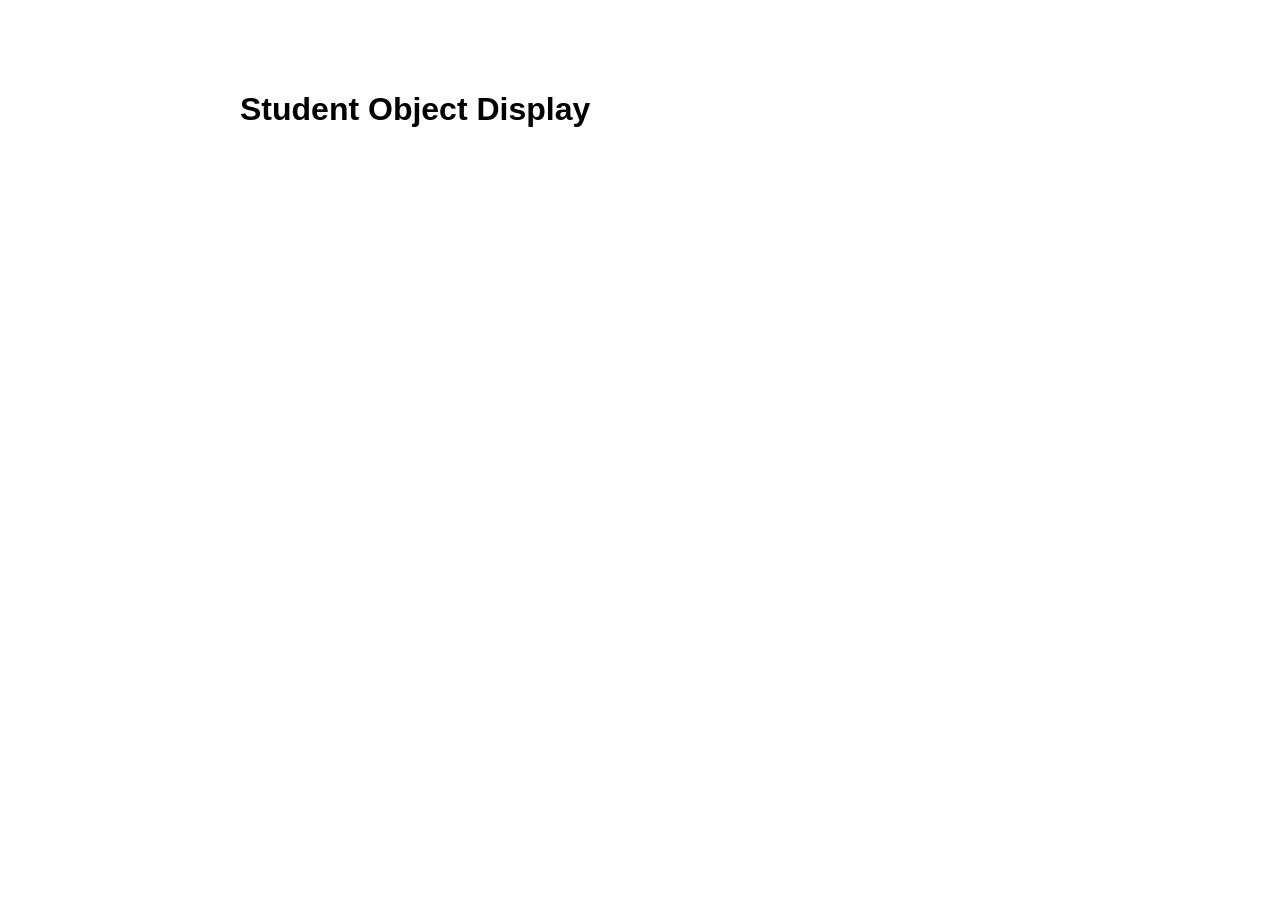
<file: 01-es6/index.html>
<!doctype html>
<head>
  <title>ES6 Object Display</title>
  <style>
    body {
      font-family: Arial, sans-serif;
      max-width: 800px;
      margin: 50px auto;
      padding: 20px;
    }
    .student-info {
      border: 1px solid #ccc;
      padding: 20px;
      border-radius: 8px;
      background-color: #f9f9f9;
      margin-bottom: 20px;
    }
    .students-list {
      display: grid;
      grid-template-columns: repeat(auto-fit, minmax(300px, 1fr));
      gap: 20px;
    }
    .student-card {
      border: 2px solid #2196f3;
      padding: 15px;
      border-radius: 8px;
      background-color: #e3f2fd;
    }
    .student-card h3 {
      margin-top: 0;
      color: #1976d2;
    }
    h2 {
      color: #333;
    }
    .detail {
      margin: 8px 0;
      font-size: 15px;
    }
    .label {
      font-weight: bold;
      color: #555;
    }
    .code-section {
      background-color: #f5f5f5;
      border-left: 4px solid #2196f3;
      padding: 15px;
      margin-top: 30px;
      border-radius: 4px;
    }
    pre {
      overflow-x: auto;
      font-size: 12px;
    }
  </style>
  <script>
    const students = [
      {
        id: 101,
        name: "Alice",
        program: "Cybersecurity Engineering",
        year: 2,
        interests: ["Web Security", "AI", "Cloud"],
      },
      {
        id: 102,
        name: "Boc",
        program: "Cybersecurity Engineering",
        year: 2,
        interests: ["Network Security", "Database", "Cloud"],
      },
      {
        id: 103,
        name: "Charlie",
        program: "Cybersecurity Engineering",
        year: 2,
        interests: ["Host Security", "IoT", "Mobile"],
      },
    ];
  </script>
</head>
<body>
  <h1>Student Object Display</h1>

  <script></script>
</body>
</file>
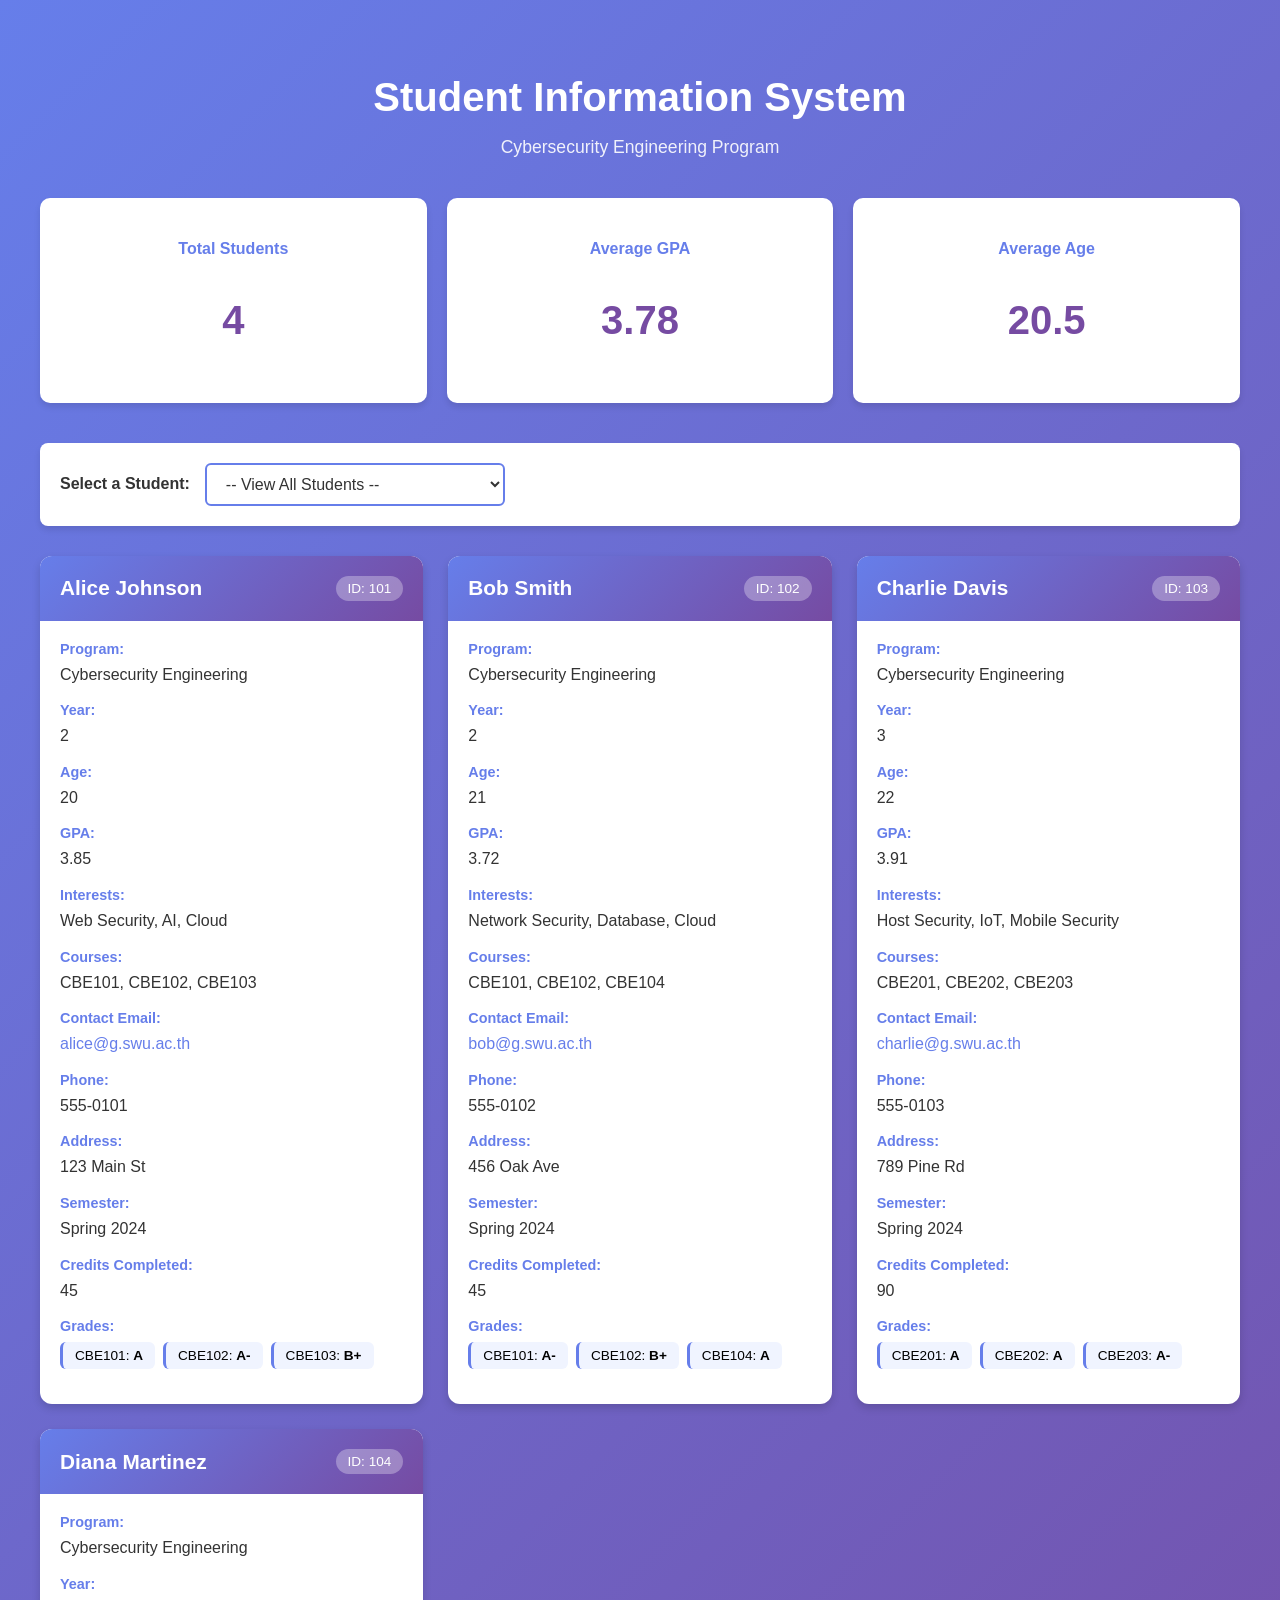
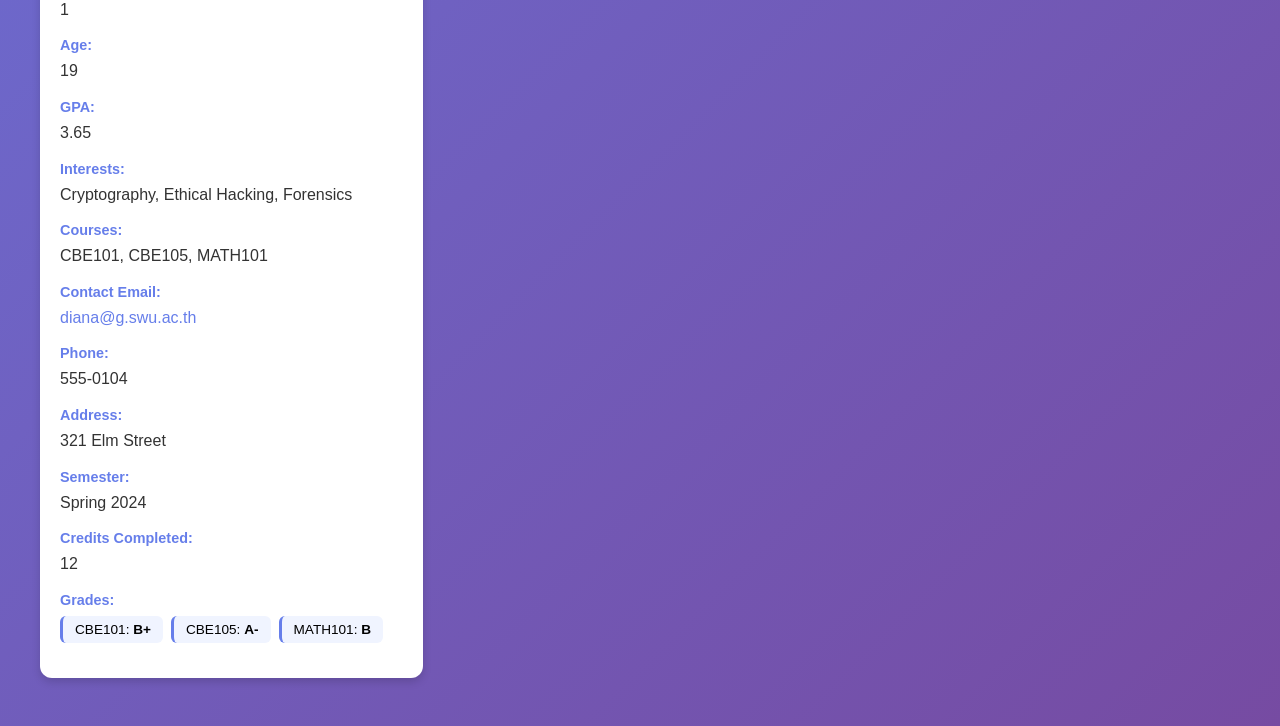
<file: 03-modules/index.html>
<!doctype html>
<html lang="en">
  <head>
    <meta charset="UTF-8" />
    <meta name="viewport" content="width=device-width, initial-scale=1.0" />
    <title>Student Information Display</title>
    <link rel="stylesheet" href="style.css" />
  </head>
  <body>
    <div class="container">
      <header>
        <h1>Student Information System</h1>
        <p class="subtitle">Cybersecurity Engineering Program</p>
      </header>

      <div id="stats-container"></div>

      <div class="selector-section">
        <label for="student-select">Select a Student:</label>
        <select id="student-select">
          <option value="">-- View All Students --</option>
        </select>
      </div>

      <div id="students-container" class="students-grid"></div>
    </div>

    <!-- Load JavaScript modules  -->
    <script src="script.js"></script>
  </body>
</html>
</file>
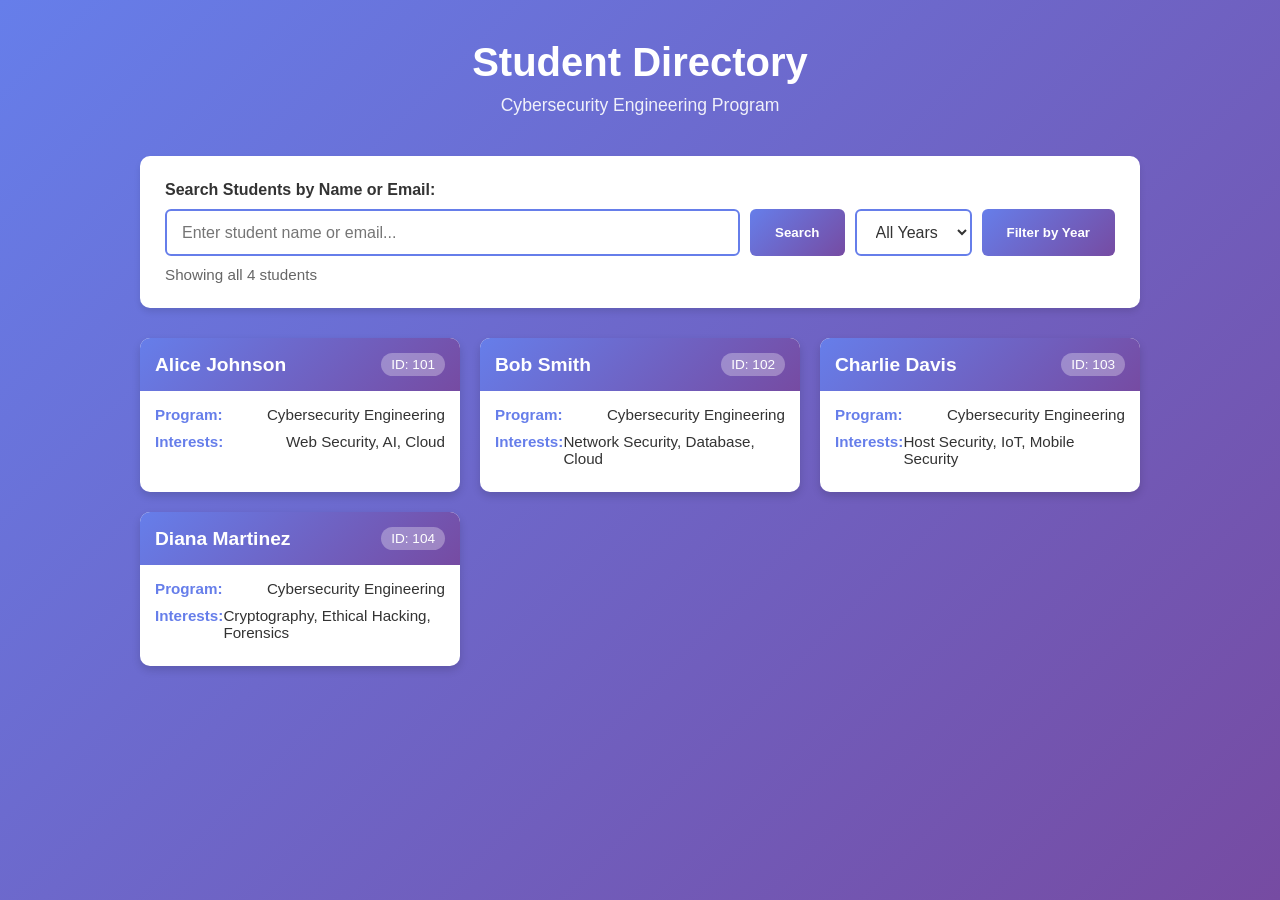
<file: 04-fetch/index.html>
<!doctype html>
<html lang="en">
  <head>
    <meta charset="UTF-8" />
    <meta name="viewport" content="width=device-width, initial-scale=1.0" />
    <title>Student Directory</title>
    <link rel="stylesheet" href="style.css" />
  </head>
  <body>
    <div class="container">
      <header>
        <h1>Student Directory</h1>
        <p class="subtitle">Cybersecurity Engineering Program</p>
      </header>

      <div class="search-section">
        <label for="search-input">Search Students by Name or Email:</label>
        <div class="search-box">
          <input
            type="text"
            id="search-input"
            placeholder="Enter student name or email..."
            autocomplete="off"
          />
          <button id="search-btn">Search</button>
          <select id="year-filter" aria-label="Filter students by year">
            <option value="">All Years</option>
            <option value="1">Year 1</option>
            <option value="2">Year 2</option>
            <option value="3">Year 3</option>
          </select>
          <button id="year-filter-btn">Filter by Year</button>
        </div>
        <div class="results-info">
          <span id="results-count"></span>
        </div>
      </div>

      <div id="error-container"></div>
      <div id="loading" class="loading">Loading student data...</div>
      <div id="students-container" class="students-list"></div>
      <div id="no-results" class="no-results" style="display: none">
        No students found matching your search.
      </div>
    </div>

    <script src="js/main.js"></script>
  </body>
</html>
</file>
<file: 03-modules/style.css>
<style>* {
        margin: 0;
        padding: 0;
        box-sizing: border-box;
    }

    body {
        font-family: "Segoe UI", Tahoma, Geneva, Verdana, sans-serif;
        background: linear-gradient(135deg, #667eea 0%, #764ba2 100%);
        min-height: 100vh;
        padding: 40px 20px;
    }

    .container {
        max-width: 1200px;
        margin: 0 auto;
    }

    header {
        text-align: center;
        color: white;
        margin-bottom: 40px;
    }

    h1 {
        font-size: 2.5em;
        margin-bottom: 10px;
    }

    .subtitle {
        font-size: 1.1em;
        opacity: 0.9;
    }

    #stats-container {
        margin-bottom: 40px;
    }

    .stats-grid {
        display: grid;
        grid-template-columns: repeat(auto-fit, minmax(200px, 1fr));
        gap: 20px;
        margin-bottom: 40px;
    }

    .stat-card {
        background: white;
        padding: 20px;
        border-radius: 10px;
        text-align: center;
        box-shadow: 0 4px 6px rgba(0, 0, 0, 0.1);
        transition: transform 0.3s ease;
    }

    .stat-card:hover {
        transform: translateY(-5px);
        box-shadow: 0 8px 12px rgba(0, 0, 0, 0.2);
    }

    .stat-card h4 {
        color: #667eea;
        margin-bottom: 10px;
        font-size: 1em;
    }

    .stat-value {
        font-size: 2.5em;
        font-weight: bold;
        color: #764ba2;
    }

    .students-grid {
        display: grid;
        grid-template-columns: repeat(auto-fill, minmax(350px, 1fr));
        gap: 25px;
    }

    .student-card {
        background: white;
        border-radius: 12px;
        overflow: hidden;
        box-shadow: 0 4px 8px rgba(0, 0, 0, 0.15);
        transition:
            transform 0.3s ease,
            box-shadow 0.3s ease;
    }

    .student-card:hover {
        transform: translateY(-10px);
        box-shadow: 0 12px 20px rgba(0, 0, 0, 0.2);
    }

    .card-header {
        background: linear-gradient(135deg, #667eea 0%, #764ba2 100%);
        color: white;
        padding: 20px;
        display: flex;
        justify-content: space-between;
        align-items: center;
    }

    .card-header h3 {
        font-size: 1.3em;
        margin: 0;
    }

    .id-badge {
        background: rgba(255, 255, 255, 0.3);
        padding: 5px 12px;
        border-radius: 20px;
        font-size: 0.85em;
    }

    .card-body {
        padding: 20px;
    }

    .info-group {
        margin-bottom: 15px;
    }

    .info-group label {
        font-weight: 600;
        color: #667eea;
        display: block;
        margin-bottom: 5px;
        font-size: 0.9em;
    }

    .info-group p {
        color: #333;
        margin: 0;
        line-height: 1.6;
    }

    .info-group a {
        color: #667eea;
        text-decoration: none;
    }

    .info-group a:hover {
        text-decoration: underline;
    }

    .grades-list {
        display: flex;
        flex-wrap: wrap;
        gap: 8px;
        margin-top: 8px;
    }

    .grade-item {
        background: #f0f4ff;
        padding: 6px 12px;
        border-radius: 6px;
        font-size: 0.85em;
        border-left: 3px solid #667eea;
    }

    .selector-section {
        background: white;
        padding: 20px;
        border-radius: 8px;
        margin-bottom: 30px;
        box-shadow: 0 4px 6px rgba(0, 0, 0, 0.1);
        display: flex;
        align-items: center;
        gap: 15px;
    }

    .selector-section label {
        font-weight: 600;
        color: #333;
        margin: 0;
    }

    .selector-section select {
        padding: 10px 15px;
        border: 2px solid #667eea;
        border-radius: 6px;
        font-size: 1em;
        background-color: white;
        color: #333;
        cursor: pointer;
        transition: border-color 0.3s ease;
        min-width: 300px;
    }

    .selector-section select:hover {
        border-color: #764ba2;
    }

    .selector-section select:focus {
        outline: none;
        border-color: #764ba2;
        box-shadow: 0 0 5px rgba(118, 75, 162, 0.3);
    }

    @media (max-width: 768px) {
        h1 {
            font-size: 1.8em;
        }

        .students-grid {
            grid-template-columns: 1fr;
        }

        .stats-grid {
            grid-template-columns: 1fr;
        }

        .selector-section {
            flex-direction: column;
            align-items: flex-start;
        }

        .selector-section select {
            width: 100%;
            min-width: unset;
        }
    }

    </style>
</file>
<file: 04-fetch/style.css>
* {
          margin: 0;
          padding: 0;
          box-sizing: border-box;
      }

      body {
          font-family: "Segoe UI", Tahoma, Geneva, Verdana, sans-serif;
          background: linear-gradient(135deg, #667eea 0%, #764ba2 100%);
          min-height: 100vh;
          padding: 40px 20px;
      }

      .container {
          max-width: 1000px;
          margin: 0 auto;
      }

      header {
          text-align: center;
          color: white;
          margin-bottom: 40px;
      }

      h1 {
          font-size: 2.5em;
          margin-bottom: 10px;
      }

      .subtitle {
          font-size: 1.1em;
          opacity: 0.9;
      }

      .search-section {
          background: white;
          padding: 25px;
          border-radius: 10px;
          margin-bottom: 30px;
          box-shadow: 0 4px 6px rgba(0, 0, 0, 0.1);
      }

      .search-section label {
          display: block;
          font-weight: 600;
          color: #333;
          margin-bottom: 10px;
          font-size: 1em;
      }

      .search-box {
          display: flex;
          gap: 10px;
      }

      .search-box input {
          flex: 1;
          padding: 12px 15px;
          border: 2px solid #667eea;
          border-radius: 6px;
          font-size: 1em;
          transition: border-color 0.3s ease;
      }

      .search-box input:focus {
          outline: none;
          border-color: #764ba2;
          box-shadow: 0 0 5px rgba(118, 75, 162, 0.3);
      }

      .search-box select {
          padding: 12px 15px;
          border: 2px solid #667eea;
          border-radius: 6px;
          background: white;
          font-size: 1em;
          color: #333;
      }

      .search-box button {
          padding: 12px 25px;
          background: linear-gradient(135deg, #667eea 0%, #764ba2 100%);
          color: white;
          border: none;
          border-radius: 6px;
          font-weight: 600;
          cursor: pointer;
          transition:
              transform 0.3s ease,
              box-shadow 0.3s ease;
      }

      .search-box button:hover {
          transform: translateY(-2px);
          box-shadow: 0 4px 12px rgba(102, 126, 234, 0.4);
      }

      .results-info {
          color: #666;
          font-size: 0.95em;
          margin-top: 10px;
      }

      .loading {
          text-align: center;
          color: white;
          font-size: 1.2em;
          padding: 40px;
      }

      .error {
          background: #ffebee;
          color: #c62828;
          padding: 20px;
          border-radius: 8px;
          margin-bottom: 20px;
          border-left: 4px solid #c62828;
      }

      .students-list {
          display: grid;
          grid-template-columns: repeat(auto-fill, minmax(300px, 1fr));
          gap: 20px;
      }

      .student-item {
          background: white;
          border-radius: 10px;
          overflow: hidden;
          box-shadow: 0 4px 8px rgba(0, 0, 0, 0.15);
          transition:
              transform 0.3s ease,
              box-shadow 0.3s ease;
          cursor: pointer;
      }

      .student-item:hover {
          transform: translateY(-8px);
          box-shadow: 0 12px 20px rgba(0, 0, 0, 0.25);
      }

      .student-header {
          background: linear-gradient(135deg, #667eea 0%, #764ba2 100%);
          color: white;
          padding: 15px;
          display: flex;
          justify-content: space-between;
          align-items: center;
      }

      .student-name {
          font-size: 1.2em;
          font-weight: 600;
          margin: 0;
      }

      .student-id {
          background: rgba(255, 255, 255, 0.3);
          padding: 4px 10px;
          border-radius: 15px;
          font-size: 0.85em;
      }

      .student-body {
          padding: 15px;
      }

      .info-row {
          display: flex;
          justify-content: space-between;
          margin-bottom: 10px;
          font-size: 0.95em;
      }

      .info-label {
          font-weight: 600;
          color: #667eea;
      }

      .info-value {
          color: #333;
      }

      .no-results {
          text-align: center;
          background: white;
          padding: 40px;
          border-radius: 10px;
          color: #999;
          font-size: 1.1em;
      }

      .highlight {
          background: #fff3e0;
          padding: 2px 4px;
          border-radius: 2px;
          font-weight: 600;
          color: #e65100;
      }

      @media (max-width: 768px) {
          h1 {
              font-size: 1.8em;
          }

          .search-box {
              flex-direction: column;
          }

          .search-box button {
              width: 100%;
          }

          .students-list {
              grid-template-columns: 1fr;
          }
      }
</file>
